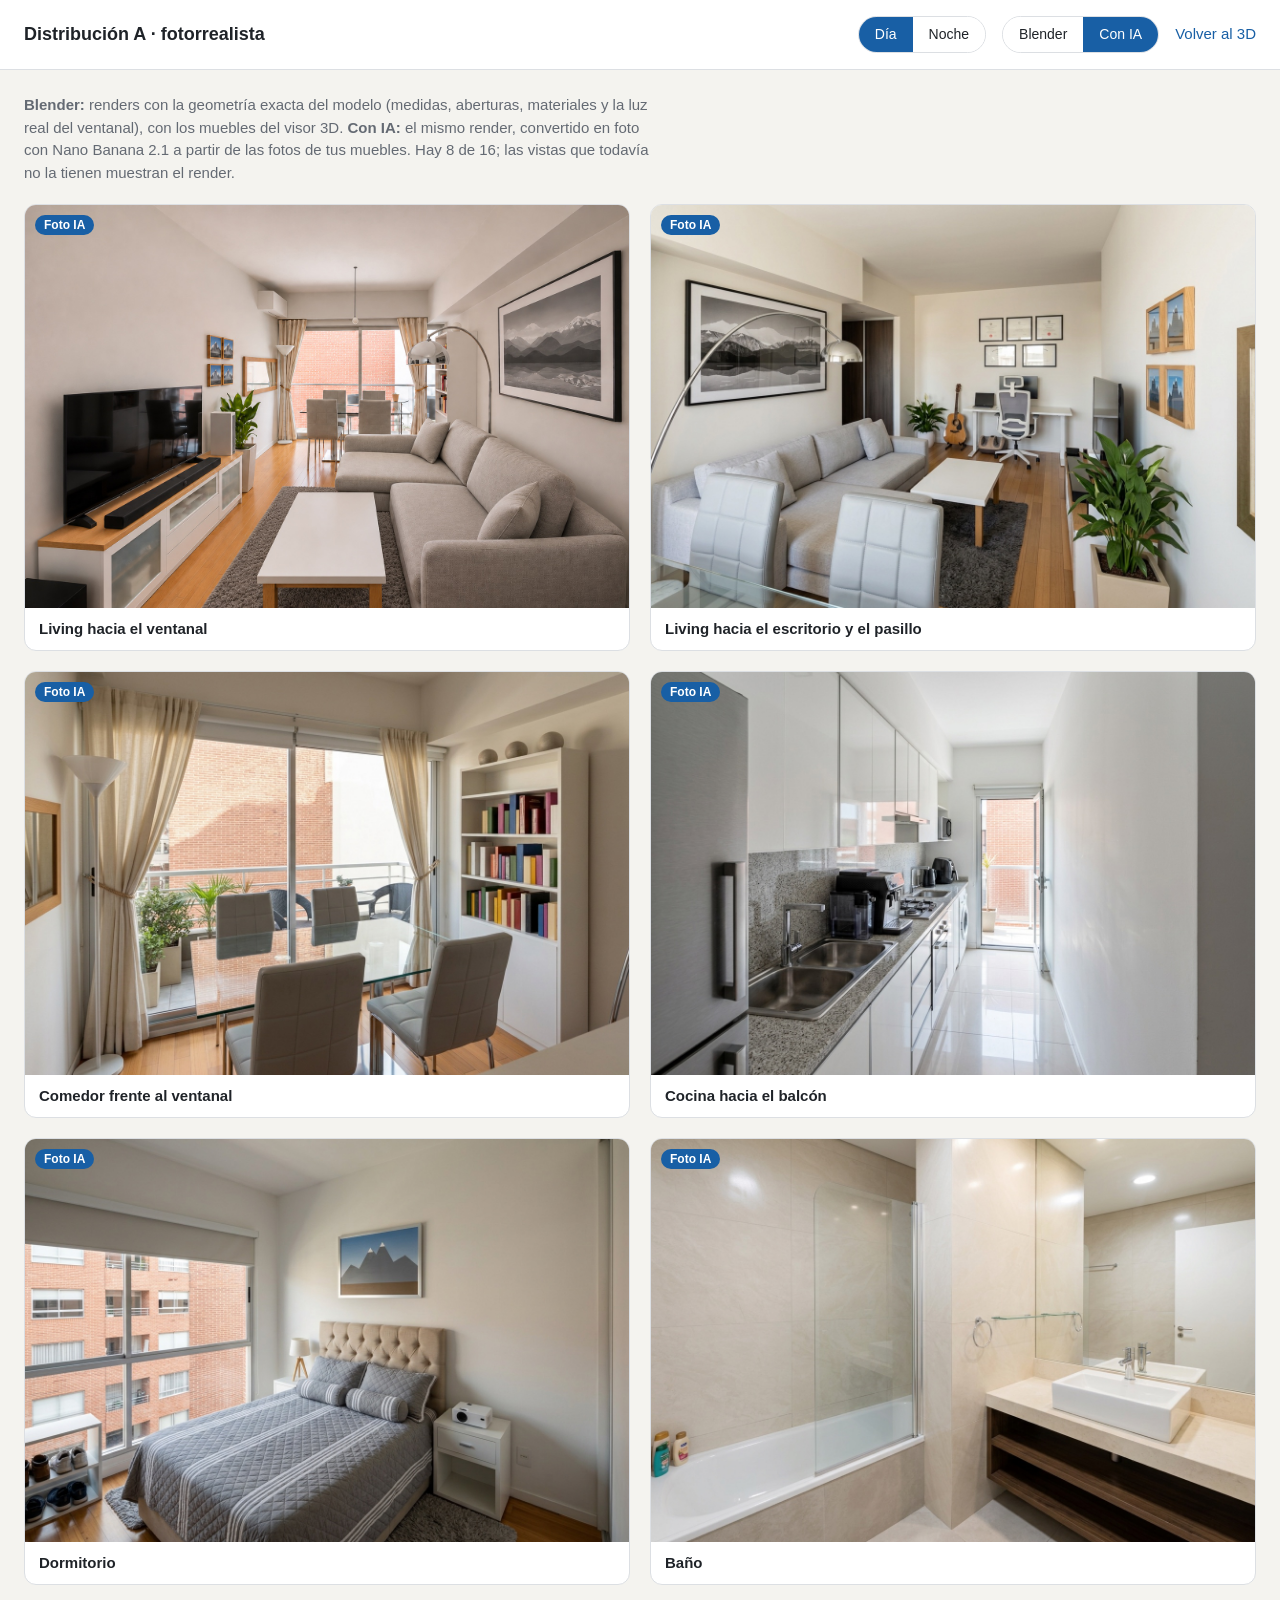
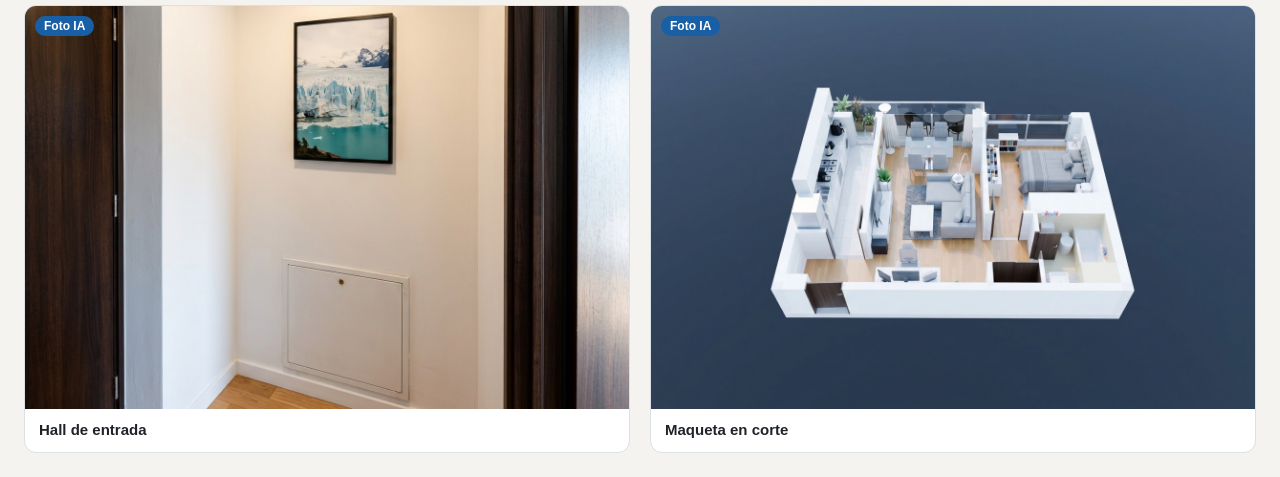
<file: salidas/fotorrealista.html>
<!doctype html>
<html lang="es">
<head>
<meta charset="utf-8">
<meta name="viewport" content="width=device-width, initial-scale=1">
<title>Departamento · distribución A · fotorrealista</title>
<style>
  :root { --texto: #1f2328; --suave: #646a73; --borde: #dcdfe3; --acento: #185fa5; --fondo: #f4f3ef; }
  * { box-sizing: border-box; }
  body { margin: 0; font: 15px/1.5 -apple-system, BlinkMacSystemFont, "Segoe UI", sans-serif; color: var(--texto); background: var(--fondo); }
  header { display: flex; align-items: center; gap: 16px; flex-wrap: wrap; padding: 16px 24px; background: #fff; border-bottom: 1px solid var(--borde); position: sticky; top: 0; z-index: 2; }
  h1 { font-size: 18px; margin: 0; flex: 1; }
  .volver { color: var(--acento); text-decoration: none; }
  .selector { display: inline-flex; border: 1px solid var(--borde); border-radius: 999px; overflow: hidden; }
  .selector button { font: inherit; font-size: 14px; border: 0; background: #fff; padding: 7px 16px; cursor: pointer; color: var(--texto); }
  .selector button[aria-pressed="true"] { background: var(--acento); color: #fff; }
  main { padding: 24px; max-width: 1500px; margin: 0 auto; }
  .nota { color: var(--suave); margin: 0 0 20px; max-width: 75ch; }
  .grilla { display: grid; grid-template-columns: repeat(auto-fill, minmax(420px, 1fr)); gap: 20px; }
  .tarjeta { margin: 0; background: #fff; border: 1px solid var(--borde); border-radius: 12px; overflow: hidden; }
  .abrir { display: block; width: 100%; padding: 0; border: 0; background: #ddd; cursor: zoom-in; }
  .abrir { position: relative; }
  .abrir img { display: block; width: 100%; aspect-ratio: 3 / 2; object-fit: cover; }
  .marca { position: absolute; top: 10px; left: 10px; font-size: 12px; font-weight: 600; padding: 3px 9px; border-radius: 999px; background: rgba(255, 255, 255, 0.9); color: var(--texto); }
  .marca:empty { display: none; }
  .marca.ia { background: var(--acento); color: #fff; }
  figcaption { padding: 10px 14px; font-weight: 600; }
  dialog { border: 0; padding: 0; background: #000; max-width: 96vw; max-height: 96vh; }
  dialog::backdrop { background: rgba(0, 0, 0, 0.85); }
  dialog img { display: block; max-width: 96vw; max-height: 90vh; }
  dialog p { color: #eee; margin: 0; padding: 8px 12px; font-size: 14px; }
</style>
</head>
<body>
<header>
  <h1>Distribución A · fotorrealista</h1>
  <div class="selector" role="group" aria-label="Luz">
    <button type="button" data-modo="dia" aria-pressed="true">Día</button>
    <button type="button" data-modo="noche" aria-pressed="false">Noche</button>
  </div>
  <div class="selector" role="group" aria-label="Versión">
    <button type="button" data-version="blender" aria-pressed="false">Blender</button>
    <button type="button" data-version="ia" aria-pressed="true">Con IA</button>
  </div>
  <a class="volver" href="../visor/">Volver al 3D</a>
</header>
<main>
  <p class="nota"><strong>Blender:</strong> renders con la geometría exacta del modelo (medidas, aberturas, materiales y la luz real del ventanal), con los muebles del visor 3D. <strong>Con IA:</strong> el mismo render, convertido en foto con Nano Banana 2.1 a partir de las fotos de tus muebles. Hay 8 de 16; las vistas que todavía no la tienen muestran el render.</p>
  <div class="grilla">
    <figure class="tarjeta" data-dia="fotorrealista/living_dia.jpg" data-noche="fotorrealista/living_noche.jpg" data-dia-ia="fotorrealista/living_dia_ia.jpg">
      <button type="button" class="abrir" aria-label="Ver Living hacia el ventanal en grande"><img src="fotorrealista/living_dia.jpg" alt="Living hacia el ventanal" loading="lazy"><span class="marca"></span></button>
      <figcaption>Living hacia el ventanal</figcaption>
    </figure>
    <figure class="tarjeta" data-dia="fotorrealista/living_fondo_dia.jpg" data-noche="fotorrealista/living_fondo_noche.jpg" data-dia-ia="fotorrealista/living_fondo_dia_ia.jpg">
      <button type="button" class="abrir" aria-label="Ver Living hacia el escritorio y el pasillo en grande"><img src="fotorrealista/living_fondo_dia.jpg" alt="Living hacia el escritorio y el pasillo" loading="lazy"><span class="marca"></span></button>
      <figcaption>Living hacia el escritorio y el pasillo</figcaption>
    </figure>
    <figure class="tarjeta" data-dia="fotorrealista/comedor_dia.jpg" data-noche="fotorrealista/comedor_noche.jpg" data-dia-ia="fotorrealista/comedor_dia_ia.jpg">
      <button type="button" class="abrir" aria-label="Ver Comedor frente al ventanal en grande"><img src="fotorrealista/comedor_dia.jpg" alt="Comedor frente al ventanal" loading="lazy"><span class="marca"></span></button>
      <figcaption>Comedor frente al ventanal</figcaption>
    </figure>
    <figure class="tarjeta" data-dia="fotorrealista/cocina_dia.jpg" data-noche="fotorrealista/cocina_noche.jpg" data-dia-ia="fotorrealista/cocina_dia_ia.jpg">
      <button type="button" class="abrir" aria-label="Ver Cocina hacia el balcón en grande"><img src="fotorrealista/cocina_dia.jpg" alt="Cocina hacia el balcón" loading="lazy"><span class="marca"></span></button>
      <figcaption>Cocina hacia el balcón</figcaption>
    </figure>
    <figure class="tarjeta" data-dia="fotorrealista/dormitorio_dia.jpg" data-noche="fotorrealista/dormitorio_noche.jpg" data-dia-ia="fotorrealista/dormitorio_dia_ia.jpg">
      <button type="button" class="abrir" aria-label="Ver Dormitorio en grande"><img src="fotorrealista/dormitorio_dia.jpg" alt="Dormitorio" loading="lazy"><span class="marca"></span></button>
      <figcaption>Dormitorio</figcaption>
    </figure>
    <figure class="tarjeta" data-dia="fotorrealista/bano_dia.jpg" data-noche="fotorrealista/bano_noche.jpg" data-dia-ia="fotorrealista/bano_dia_ia.jpg">
      <button type="button" class="abrir" aria-label="Ver Baño en grande"><img src="fotorrealista/bano_dia.jpg" alt="Baño" loading="lazy"><span class="marca"></span></button>
      <figcaption>Baño</figcaption>
    </figure>
    <figure class="tarjeta" data-dia="fotorrealista/hall_dia.jpg" data-noche="fotorrealista/hall_noche.jpg" data-dia-ia="fotorrealista/hall_dia_ia.jpg">
      <button type="button" class="abrir" aria-label="Ver Hall de entrada en grande"><img src="fotorrealista/hall_dia.jpg" alt="Hall de entrada" loading="lazy"><span class="marca"></span></button>
      <figcaption>Hall de entrada</figcaption>
    </figure>
    <figure class="tarjeta" data-dia="fotorrealista/maqueta_dia.jpg" data-noche="fotorrealista/maqueta_noche.jpg" data-dia-ia="fotorrealista/maqueta_dia_ia.jpg">
      <button type="button" class="abrir" aria-label="Ver Maqueta en corte en grande"><img src="fotorrealista/maqueta_dia.jpg" alt="Maqueta en corte" loading="lazy"><span class="marca"></span></button>
      <figcaption>Maqueta en corte</figcaption>
    </figure>
  </div>
</main>
<dialog id="grande"><img alt=""><p></p></dialog>
<script>
  let modo = 'dia', version = 'ia';
  const tarjetas = [...document.querySelectorAll('.tarjeta')];
  const conIa = (t) => version === 'ia' && t.dataset[modo + 'Ia'];
  const fuente = (t) => conIa(t) || t.dataset[modo] || t.dataset.dia || t.dataset.noche;
  const pintar = () => {
    for (const t of tarjetas) {
      t.querySelector('img').src = fuente(t);
      const marca = t.querySelector('.marca');
      marca.textContent = version === 'ia' ? (conIa(t) ? 'Foto IA' : 'Render (sin IA todavía)') : '';
      marca.classList.toggle('ia', !!conIa(t));
    }
  };
  for (const b of document.querySelectorAll('[data-modo]')) {
    b.addEventListener('click', () => {
      modo = b.dataset.modo;
      for (const o of document.querySelectorAll('[data-modo]')) o.setAttribute('aria-pressed', String(o === b));
      pintar();
    });
  }
  for (const b of document.querySelectorAll('[data-version]')) {
    b.addEventListener('click', () => {
      version = b.dataset.version;
      for (const o of document.querySelectorAll('[data-version]')) o.setAttribute('aria-pressed', String(o === b));
      pintar();
    });
  }
  pintar();
  const grande = document.getElementById('grande');
  for (const t of tarjetas) {
    t.querySelector('.abrir').addEventListener('click', () => {
      grande.querySelector('img').src = fuente(t);
      grande.querySelector('p').textContent = t.querySelector('figcaption').textContent;
      grande.showModal();
    });
  }
  grande.addEventListener('click', () => grande.close());
</script>
</body>
</html>
</file>
